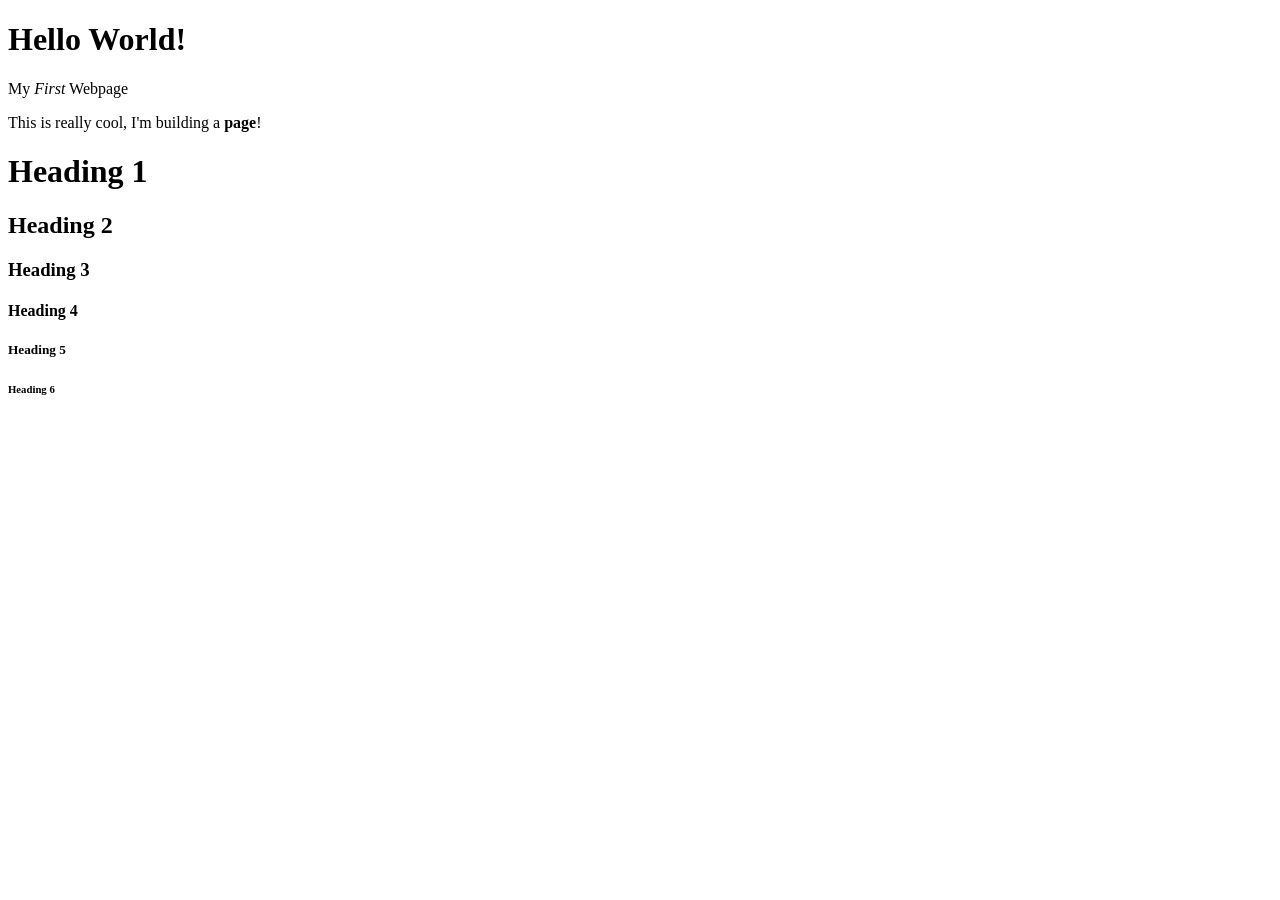
<file: 001_PrintHello/index.html>
<!DOCTYPE html>
<html lang="en">
<head>
    <meta charset="UTF-8">
    <meta name="viewport" content="width=device-width, initial-scale=1.0">
    <title>Document</title>
</head>
<body>
    <h1>Hello World!</h1>
    <p>My <em>First</em> Webpage</p>
    <p>This is really cool, I'm building a <strong>page</strong>!</p>

    <h1>Heading 1</h1>
    <h2>Heading 2</h2>
    <h3>Heading 3</h3>
    <h4>Heading 4</h4>
    <h5>Heading 5</h5>
    <h6>Heading 6</h6>
    
    <!-- <h7>There is no h7</h7> -->

    <!-- typing lorem and entering will give a dummy text -->


</body>
</html>
</file>
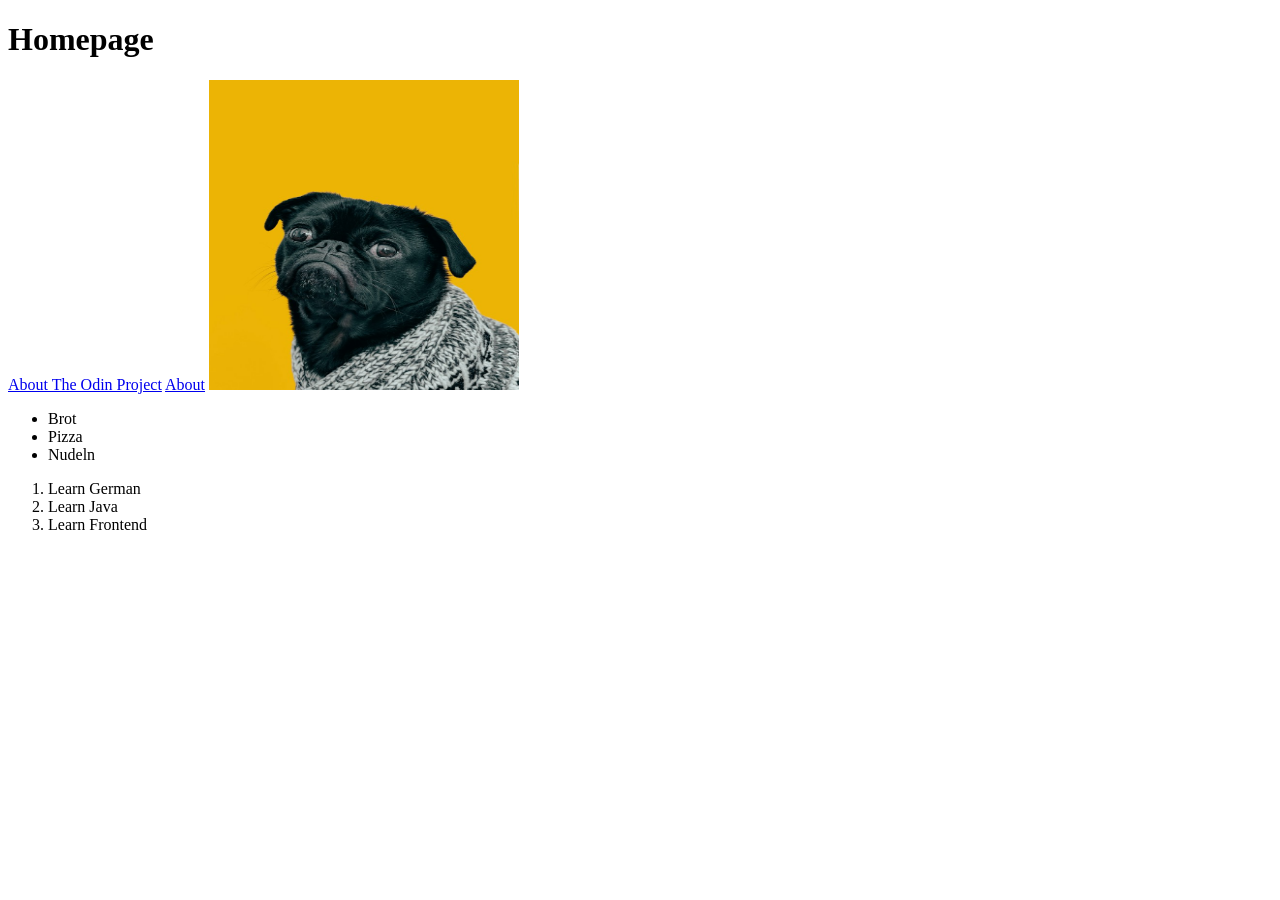
<file: 002_links_and_images/index.html>
<!DOCTYPE html>
<html lang="en">
<head>
    <meta charset="UTF-8">
    <meta name="viewport" content="width=device-width, initial-scale=1.0">
    <title>Links</title>
</head>
<body>
    <h1>Homepage</h1>
    <a href="https://www.theodinproject.com/about" target="_blank" rel="noreferrer">About The Odin Project</a>
    <a href="./pages/about.html">About</a>
    <img src="./images/dog.jpg" alt="The dog" height="310" width="310">
    <ul>
        <li>Brot</li>
        <li>Pizza</li>
        <li>Nudeln</li>
    </ul>
    <ol>
        <li>Learn German</li>
        <li>Learn Java</li>
        <li>Learn Frontend</li>
    </ol>
</body>
</html>
</file>
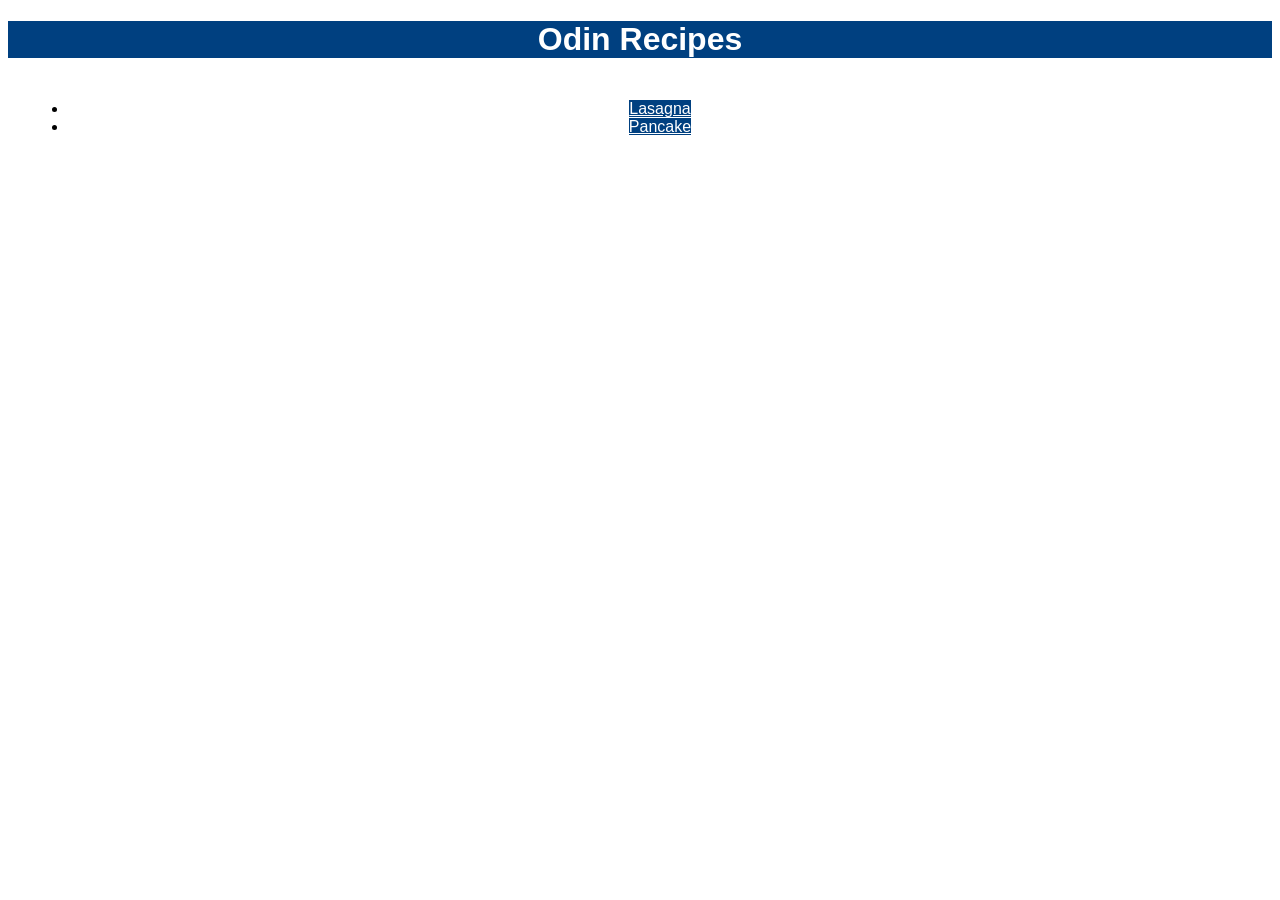
<file: 003_odin_recipes/index.html>
<!DOCTYPE html>
<html lang="en">
<head>
    <meta charset="UTF-8">
    <meta name="viewport" content="width=device-width, initial-scale=1.0">
    <link rel="stylesheet" href="./css/styles.css">
    <title>Odin Recipes</title>
</head>
<body>
    <h1>Odin Recipes</h1>
    <ul>
        <div>
            <li><a href="./recipes/lasagna.html">Lasagna</a></li>
            <li><a href="./recipes/pancake.html">Pancake</a></li>
        </div>
    </ul>
</body>
</html>
</file>
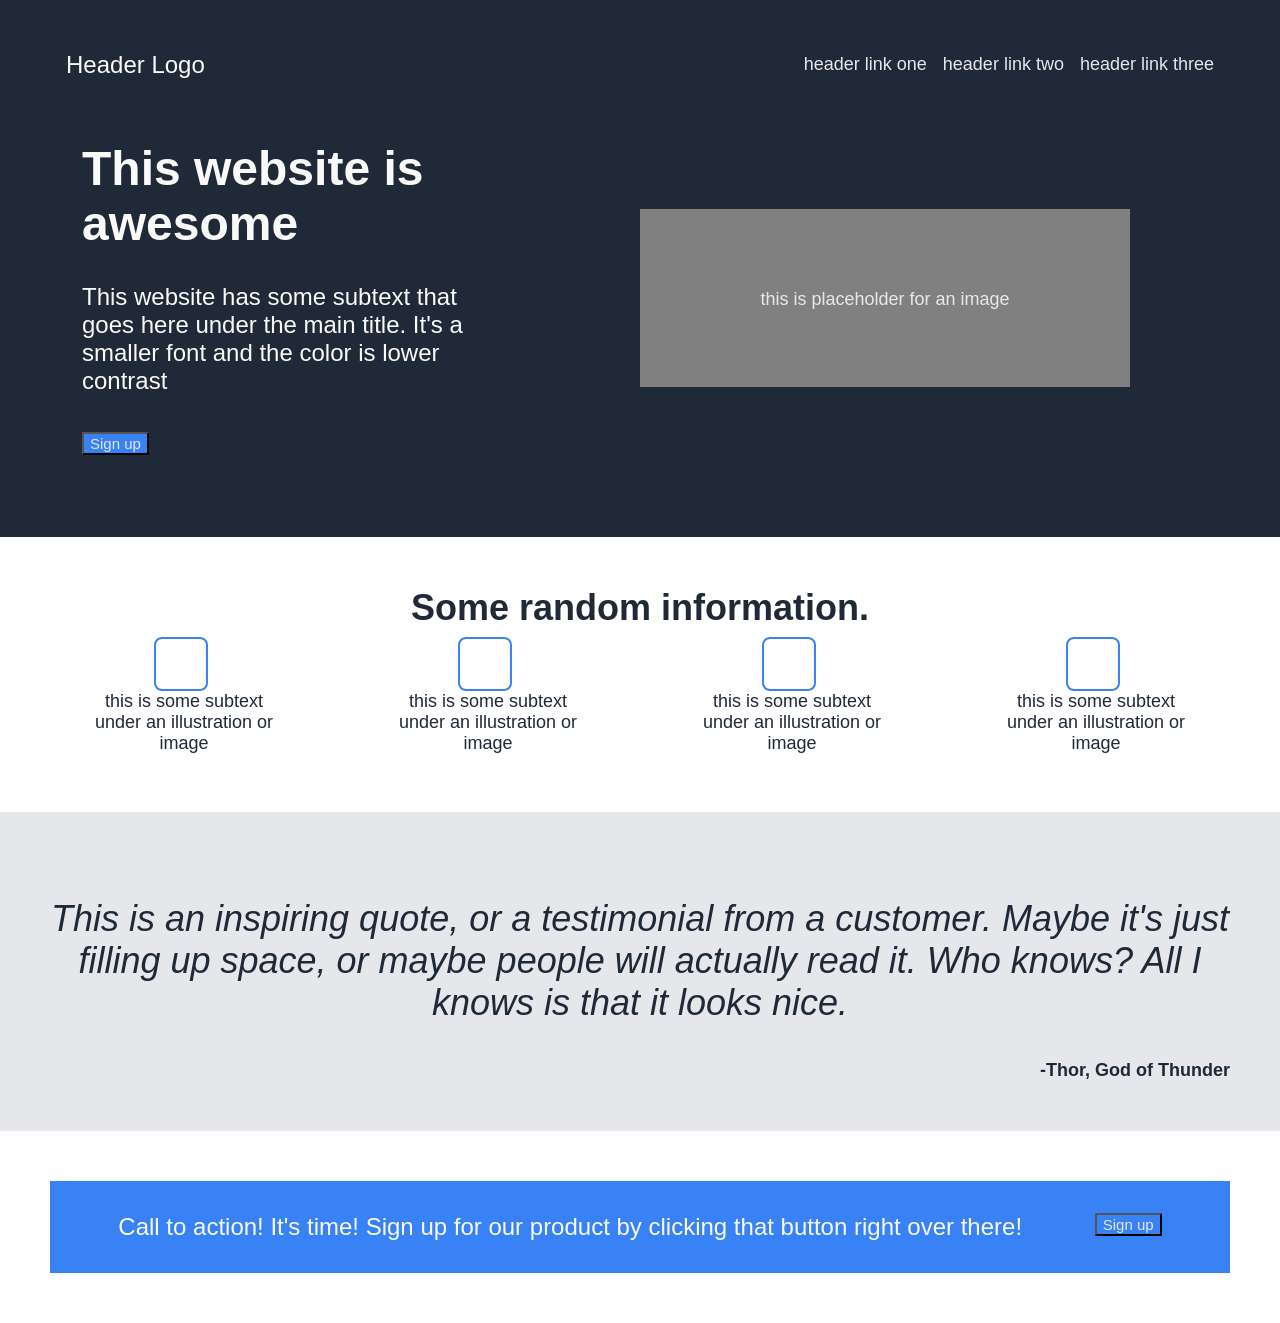
<file: 004_landing_page/index.html>
<!DOCTYPE html>
<html lang="en">
<head>
    <meta charset="UTF-8">
    <meta name="viewport" content="width=device-width, initial-scale=1.0">
    <link rel="stylesheet" href="./css/style.css">
    <title>Landing Page</title>
</head>
<body>
    <div class="body">
        <div class="header">
            <div class="top">
                <div class="left">
                    Header Logo
                </div>
                <div class="right">
                    <ul>
                        <li>header link one</li>
                        <li>header link two</li>
                        <li>header link three</li>
                    </ul>
                </div>
            </div>
            <div class="bottom">
                <div class="left">
                    <div class="main">This website is awesome</div>
                    <div>This website has some subtext that goes here under the main title. It's a smaller font and the color is lower contrast</div>
                    <div><button class="signup">Sign up</button></div>
                </div>
                <div class="right">this is placeholder for an image</div>
            </div>
        </div>
        <div class="information">
            <div class="heading">Some random information.</div>
            <div class="subtext">
                <div class="info">
                    <div class="one"></div>
                    <div class="text">this is some subtext under an illustration or image</div>
                </div>
                <div class="info">
                    <div class="one"></div>
                    <div class="text">this is some subtext under an illustration or image</div>
                </div>
                <div class="info">
                    <div class="one"></div>
                    <div class="text">this is some subtext under an illustration or image</div>
                </div>
                <div class="info">
                    <div class="one"></div>
                    <div class="text">this is some subtext under an illustration or image</div>
                </div>
            </div>
        </div>
        <div class="quote">
            <p>This is an inspiring quote, or a testimonial from a
                customer. Maybe it's just filling up space, or maybe
                people will actually read it. Who knows? All I knows
                is that it looks nice.
            </p>
            <div>-Thor, God of Thunder</div>
        </div>
        <div class="call">
            <div class="left">
                Call to action! It's time!
                Sign up for our product by clicking that button right over there!
            </div>
            <div><button class="signup">Sign up</button></div>
        </div>
        <div class="footer">

        </div>
    </div>
</body>
</html>
</file>
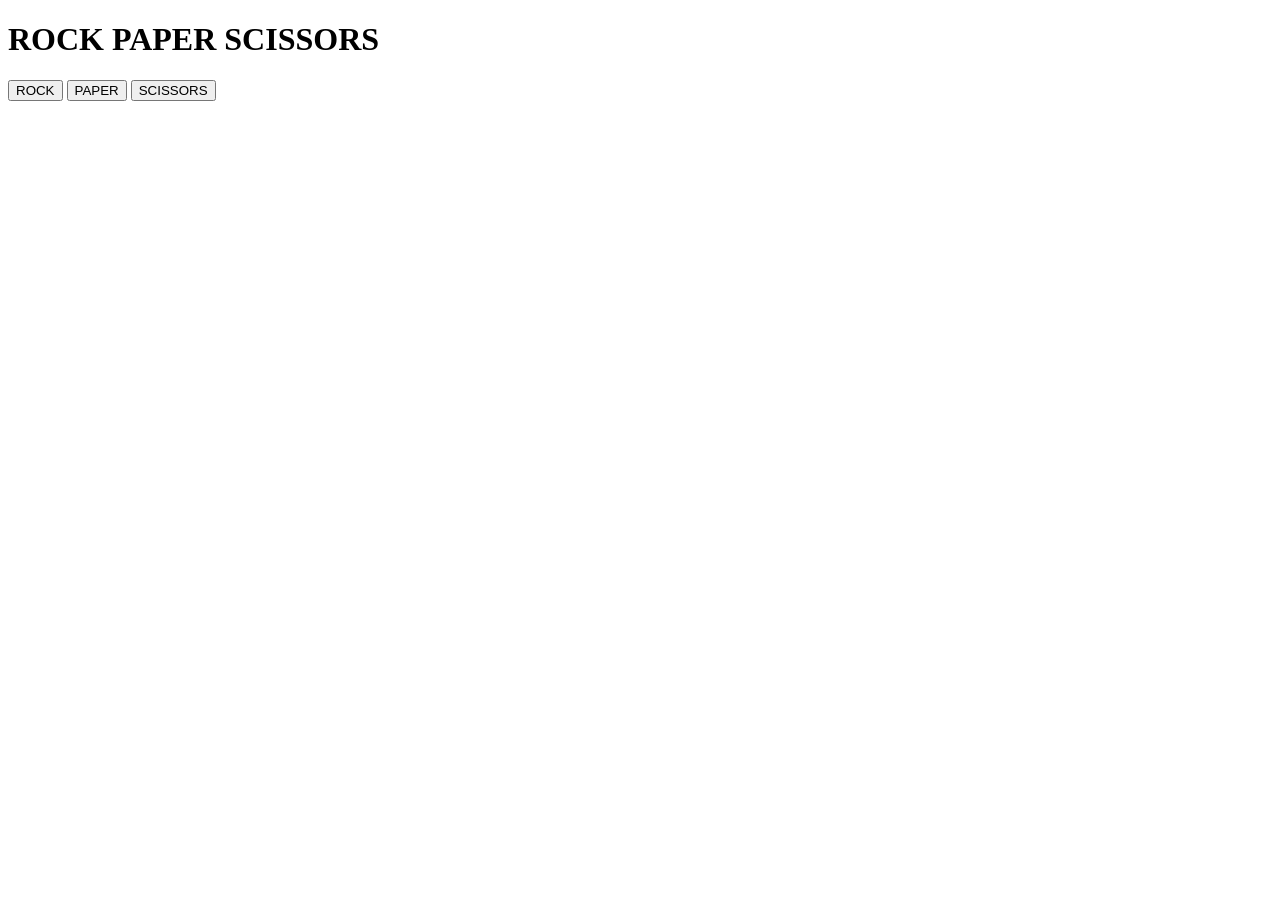
<file: 005_rock_paper_scissors/index.html>
<!DOCTYPE html>
<html lang="en">
<head>
  <meta charset="UTF-8">
  <meta name="viewport" content="width=device-width, initial-scale=1.0">
  <title>Home</title>
</head>
<body>
  <h1>ROCK PAPER SCISSORS</h1>
  
  <div class="buttons">
    <button id="rock">ROCK</button>
    <button id="paper">PAPER</button>
    <button id="scissors">SCISSORS</button>
  </div>
  <script src="./javascript.js"></script>
</body>
</html>
</file>
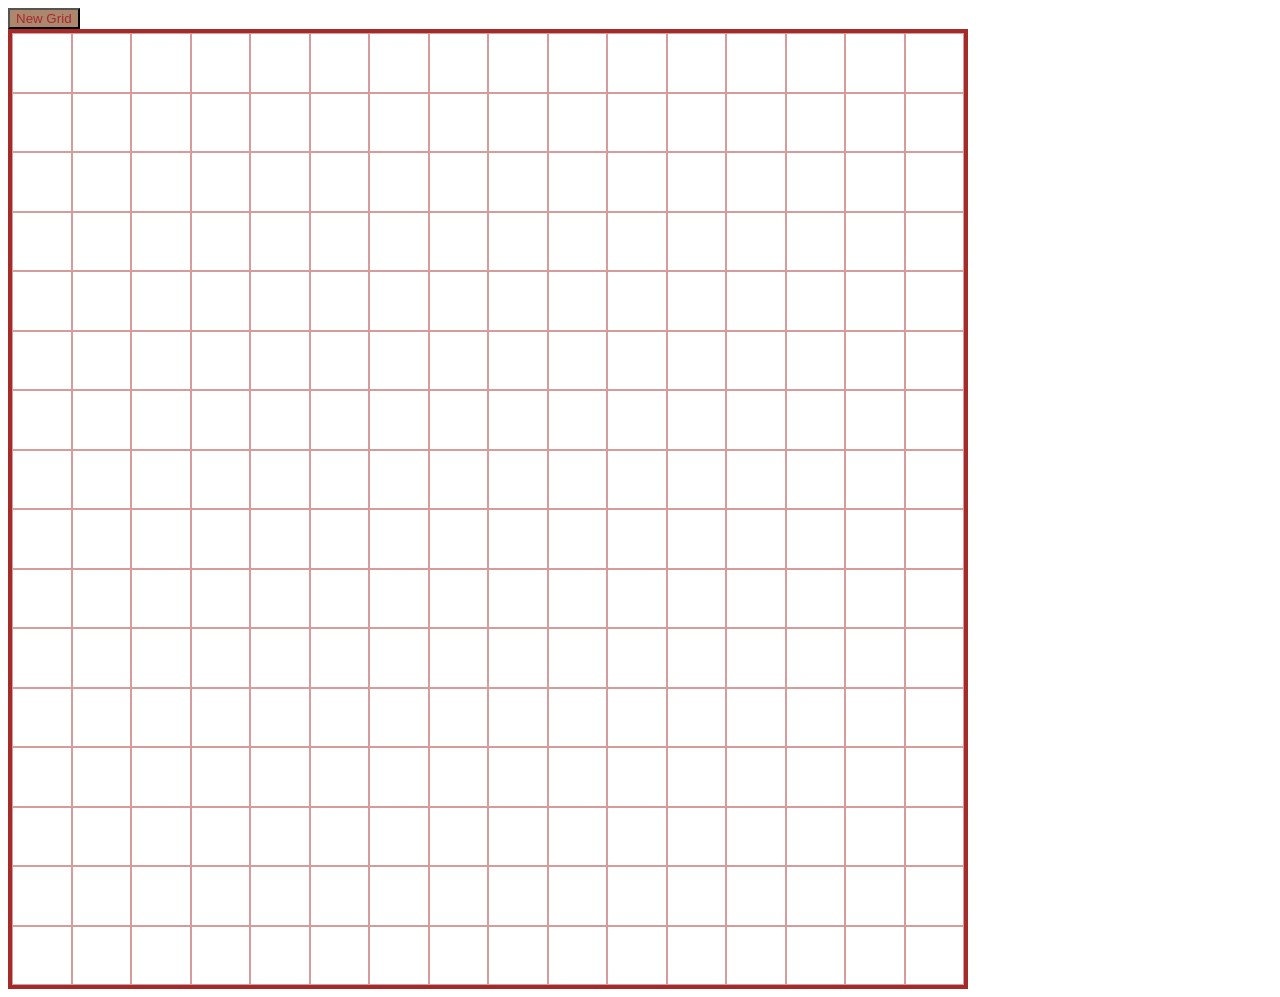
<file: 006_etch_a_sketch/index.html>
<!DOCTYPE html>
<html lang="en">
<head>
    <meta charset="UTF-8">
    <meta name="viewport" content="width=device-width, initial-scale=1.0">
    <link rel="stylesheet" href="./css/style.css">
    <title>Etch A Sketch</title>
</head>
<body>
    <button>New Grid</button>
    <div class="container">

    </div>
    <script src="./javascript.js"></script>
</body>
</html>
</file>
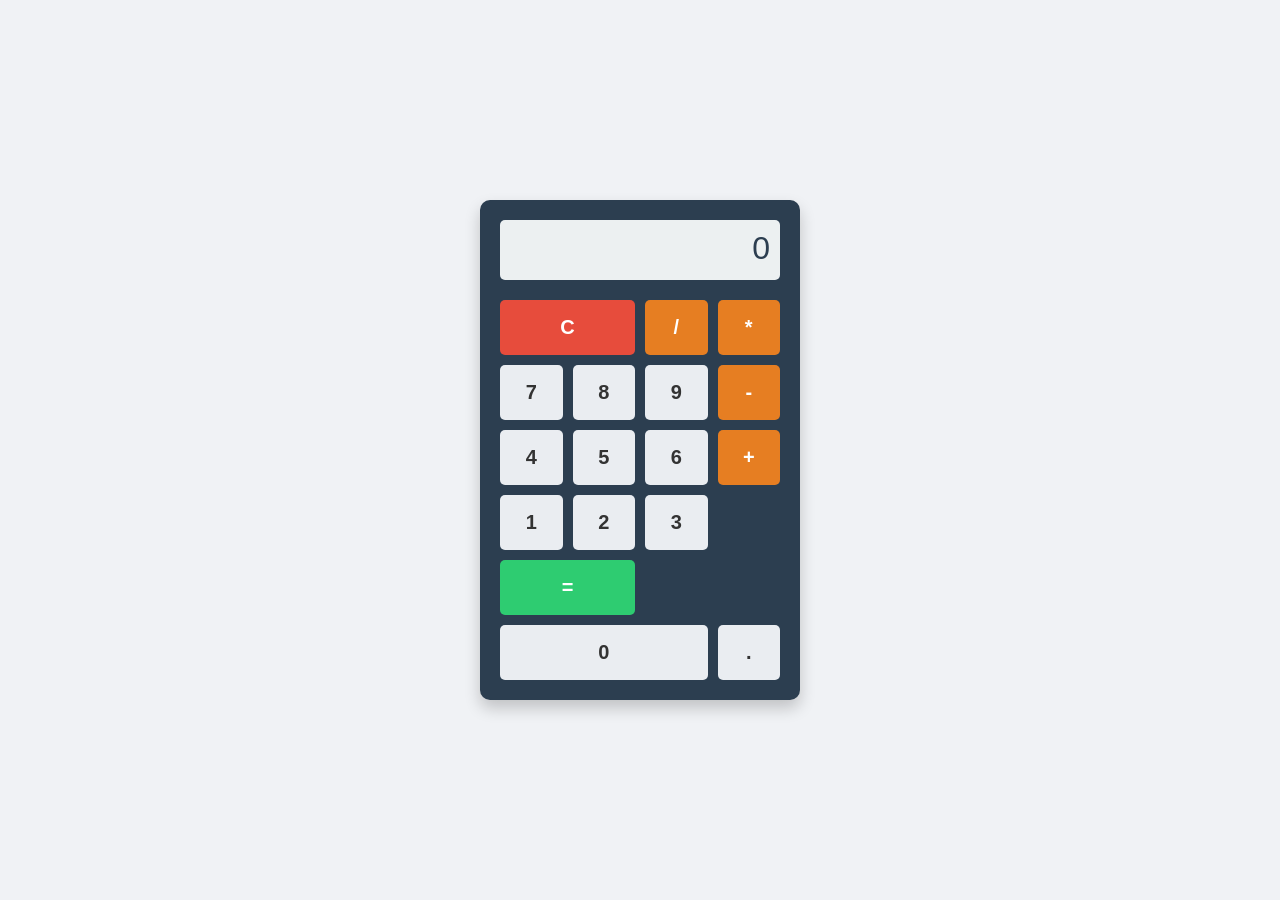
<file: 007_calculator/index.html>
<!doctype html>
<html lang="en">
  <head>
    <meta charset="UTF-8" />
    <meta name="viewport" content="width=device-width, initial-scale=1.0" />
    <link rel="stylesheet" href="./css/style.css" />
    <title>Calculator</title>
  </head>
  <body>
    <div class="calculator">
      <div class="display" id="calc-display">0</div>

      <div class="buttons-grid">
        <button class="clear" id="clear-btn">C</button>
        <button class="operator" data-op="/">/</button>
        <button class="operator" data-op="*">*</button>

        <button class="digit">7</button>
        <button class="digit">8</button>
        <button class="digit">9</button>
        <button class="operator" data-op="-">-</button>

        <button class="digit">4</button>
        <button class="digit">5</button>
        <button class="digit">6</button>
        <button class="operator" data-op="+">+</button>

        <button class="digit">1</button>
        <button class="digit">2</button>
        <button class="digit">3</button>
        <!-- Step 4: Equals button included -->
        <button class="equals" id="equals-btn">=</button>

        <button class="digit" style="grid-column: span 3">0</button>
        <button class="digit">.</button>
      </div>
    </div>
    <script src="./javascript.js"></script>
  </body>
</html>
</file>
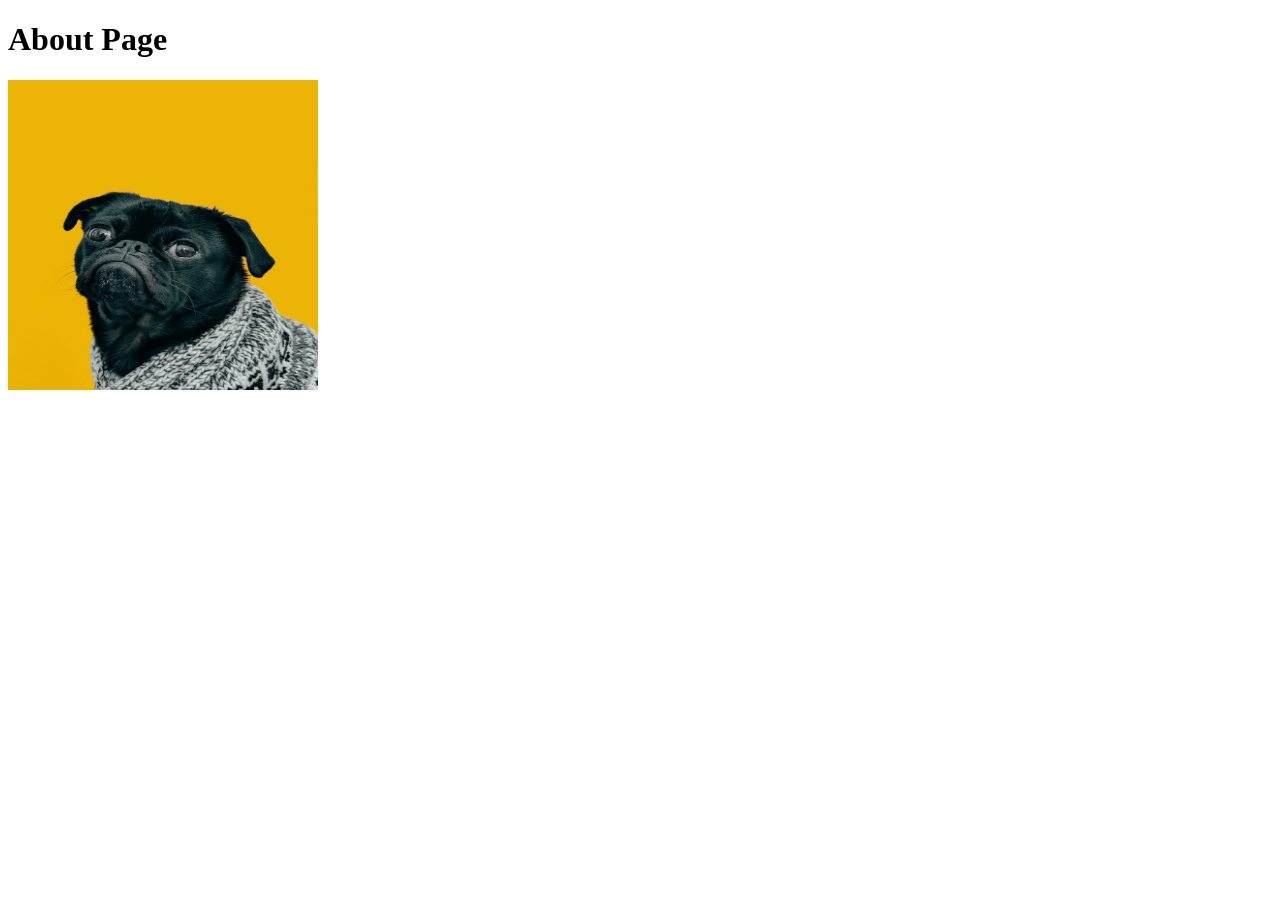
<file: 002_links_and_images/pages/about.html>
<!DOCTYPE html>
<html lang="en">
<head>
    <meta charset="UTF-8">
    <meta name="viewport" content="width=device-width, initial-scale=1.0">
    <title>Links</title>
</head>
<body>
    <h1>About Page</h1>
    <img src="../images/dog.jpg" alt="The dog" height="310" width="310">
</body>
</html>
</file>
<file: 003_odin_recipes/css/styles.css>
div{
    text-align: center;
    margin-left: auto;
    padding: 20px;
}
h1, h2, h3, a{
    font-family: "Lucida Handwriting", sans-serif;
    text-align: center;
    padding: auto;
    color: white;
    background-color: #004080;
}
img {
    display: block;
    margin: auto;
}
</file>
<file: 004_landing_page/css/style.css>
body{
  font-family: Roboto,sans-serif;
  color: #E5E7EB;
  font-size: 18px;
  margin: 0;
}

.body{
  display: flex;
  flex-direction: column;
  border: 24px;
}

.header{
  background-color: #1F2937;
  display: flex;
  flex-direction: column;
  padding: 50px;
  padding-top: 20px;
}

.top{
  display: flex;
  padding:16px;
  justify-content: space-between;
  align-items: center;
}

.left{
  font-size: 24px;
  color: #F9FAF8;
}

ul{
  list-style: none;
  display: flex;
  gap: 16px;
}

.bottom {
  display: flex;
}

.bottom div{
  flex: 1;
  padding: 16px;
}

.main{
  font-size: 48px;
  color: #F9FAF8;
  font-weight: 900;
}

.bottom .right{
  background-color: grey;
  text-align: center;
  padding-top: 80px;
  margin: 100px;
}

button {
  color: #E5E7EB;
  background-color: #3882F6;
  font-size: 15px;
}

.heading {
  font-size: 36px;
  font-weight: 900;
  color: #1F2937;
  text-align: center;
}

.information{
  padding:50px;
}
.subtext{
  display: flex;
  gap: 52px;
  text-align: center;
  justify-content: space-around;
  padding: 8px;
  color: #1F2937;
}

.subtext .one{
  border: 2px solid #3882F6;
  height: 50px;
  width: 50px;
  border-radius: 8px;
  margin-left : 70px;
}

.info {
  max-width: 200px;
}

.quote{
  background-color: #E5E7EB;
  color: #1F2937;
  padding: 50px;
}

p{
  font-size: 36px;
  font-style: italic;
  text-align: center;
}

.quote div{
  text-align: right;
  font-weight: 900;
}

.call{
  background-color: #3882F6;
  display: flex;
  justify-content: space-around;
  padding: 32px;
  margin: 50px;
}
</file>
<file: 006_etch_a_sketch/css/style.css>
*{
    box-sizing: border-box;
}
.container {
    display: flex;
    flex-wrap: wrap;
    border: 4px solid brown;
    width: 960px;
    height: 960px;
}

.cell {
    border: 1px solid #d69c9c;
    background-color: rgb(255, 255, 255)
}

button {
    background-color: #ad866e;
    color: brown;
}

button:hover {
    background-color: brown;
    color: ad866e;
}
</file>
<file: 007_calculator/css/style.css>
* {
  box-sizing: border-box;
  margin: 0;
  padding: 0;
  font-family: Arial, sans-serif;
}

body {
  display: flex;
  justify-content: center;
  align-items: center;
  min-height: 100vh;
  background-color: #f0f2f5;
}

.calculator {
  width: 320px;
  background-color: #2c3e50;
  padding: 20px;
  border-radius: 10px;
  box-shadow: 0 8px 16px rgba(0, 0, 0, 0.2);
}

/* Step 5: Calculator Display */
.display {
  width: 100%;
  height: 60px;
  background-color: #ecf0f1;
  color: #2c3e50;
  font-size: 2rem;
  text-align: right;
  padding: 10px;
  border-radius: 5px;
  margin-bottom: 20px;
  overflow: hidden;
}

/* Step 4 & 6: Buttons grid layout */
.buttons-grid {
  display: grid;
  grid-template-columns: repeat(4, 1fr);
  gap: 10px;
}

button {
  height: 55px;
  font-size: 1.25rem;
  font-weight: bold;
  border: none;
  border-radius: 5px;
  cursor: pointer;
  background-color: #eaedf1;
  color: #333;
  transition: background 0.1s;
}

button:hover {
  background-color: #d5dbdb;
}

.operator {
  background-color: #e67e22;
  color: white;
}

.operator:hover {
  background-color: #d35400;
}

.clear {
  grid-column: span 2;
  background-color: #e74c3c;
  color: white;
}

.clear:hover {
  background-color: #c0392b;
}

.equals {
  grid-column: span 2;
  background-color: #2ecc71;
  color: white;
}

.equals:hover {
  background-color: #27ae60;
}
</file>
